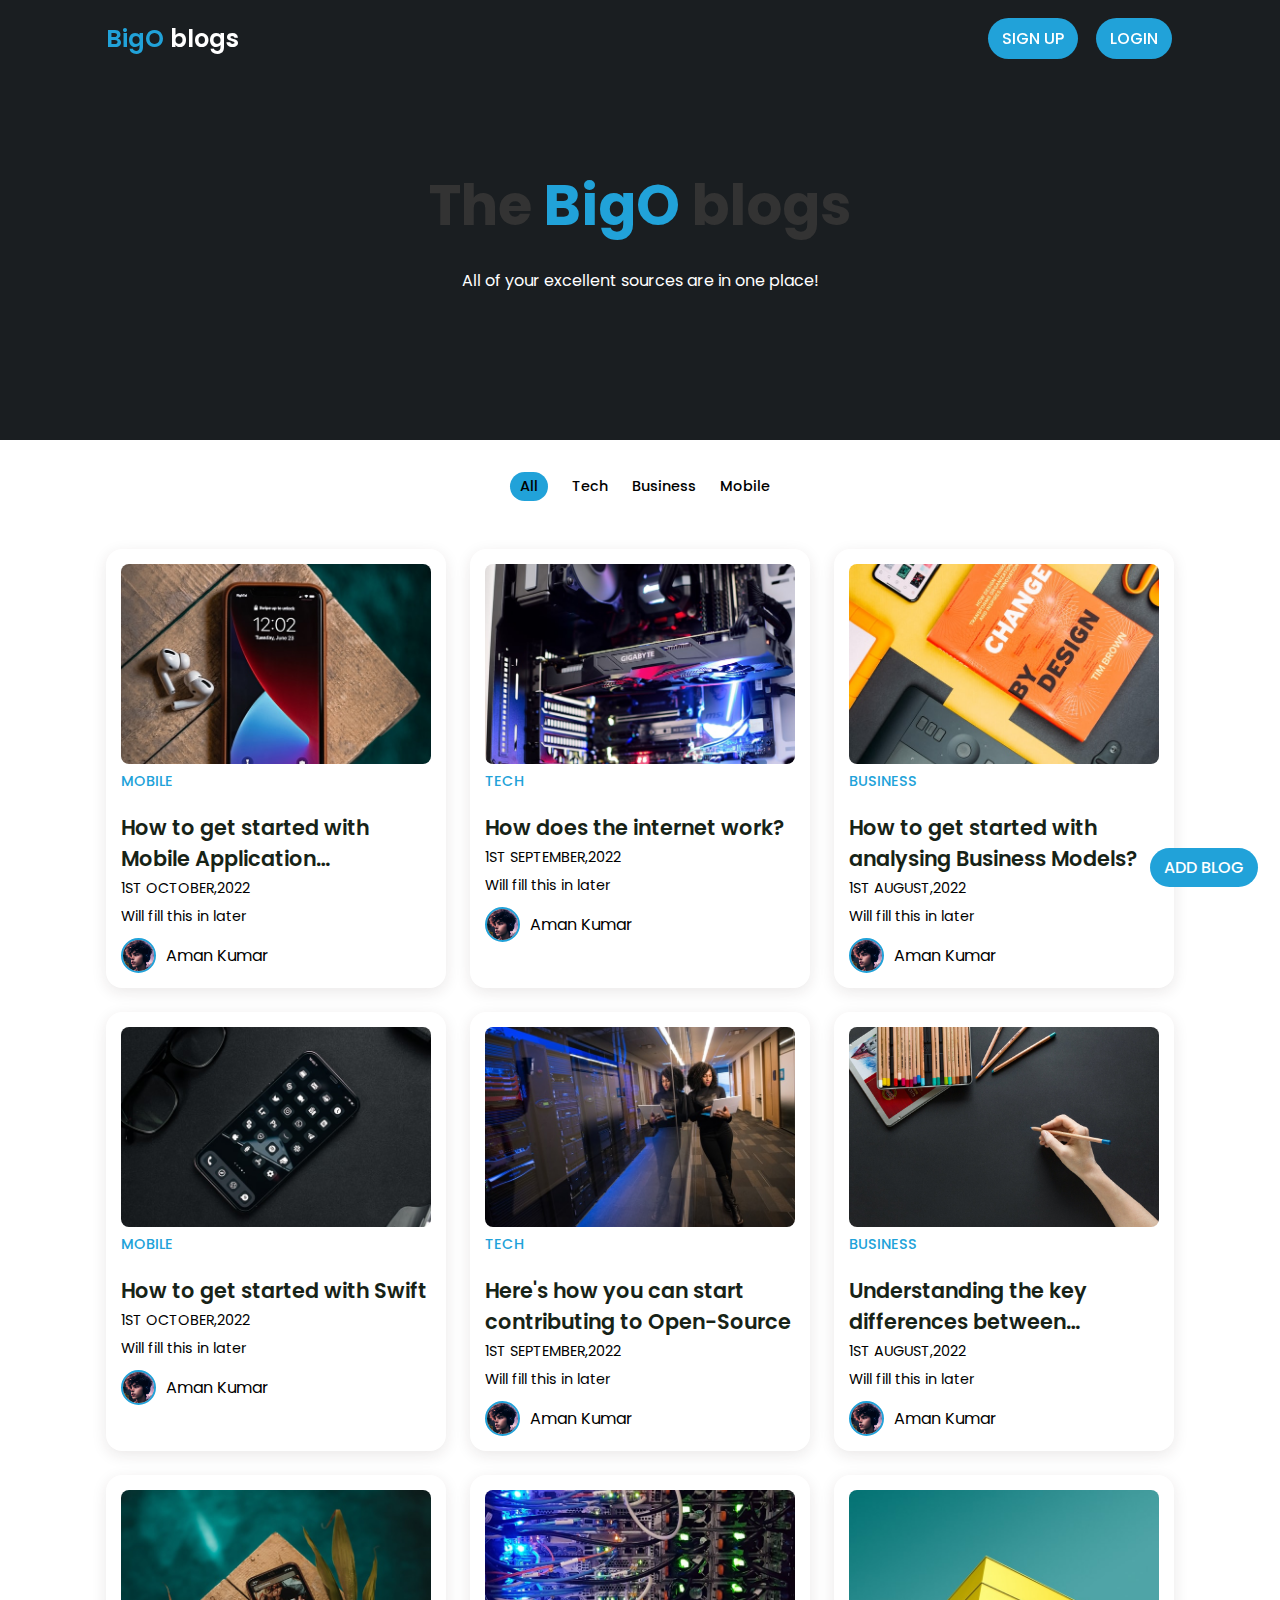
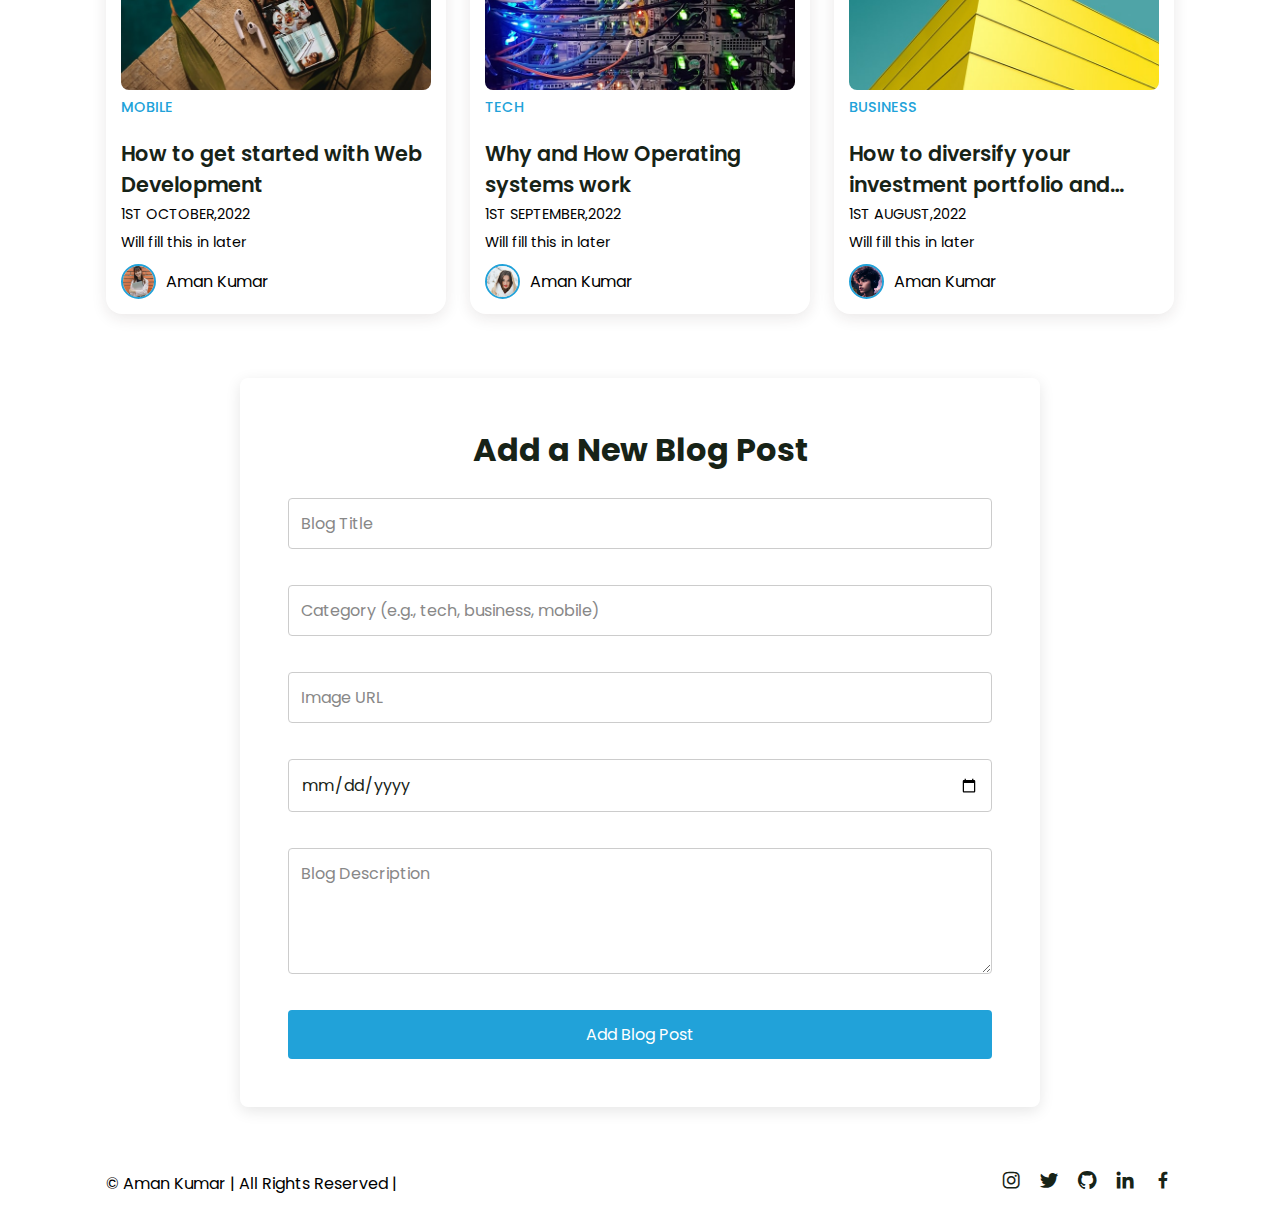
<file: Task 2/index.html>
<!DOCTYPE html>
<html lang="en">
<head>
    <meta charset="UTF-8">
    <meta http-equiv="X-UA-Compatible" content="IE=edge">
    <meta name="viewport" content="width=device-width, initial-scale=1.0">
    <title>BigO blogs</title>

    <!-- Linking Custom CSS file -->
    <link rel="stylesheet" href="style.css">

    <!-- Linking BoxIcons CSS file -->
    <link href='https://unpkg.com/boxicons@2.1.4/css/boxicons.min.css' rel='stylesheet'>
</head>
<body>
    
    <!-- HEADER SECTION BEGINS -->
    <header>
        <!-- Navigation Bar -->
        <div class="nav container">
            <!-- Logo -->
            <a href="#" class="logo"> <span>BigO</span> blogs</a>
            <!-- Login and Sign Up Button -->
            <div class="abuttons">
                <a href="#" class="signup-btn butm backg"> Sign Up</a>
            <a href="#" class="login-btn butm"> Login </a>
            </div>
        </div>
    </header>
    <!-- HEADER SECTION ENDS -->
    <div class="add-btn">
        <a href="#add-blog" class=" butm backg"> Add Blog </a>
    </div>
    <!-- HOME SECTION STARTS -->
    <section class="home" id="home">
        <div class="home-text container">
            <h2 class="home-title">The <span class="life">BigO</span> blogs</h2>
            <span class="home-subtitle">All of your excellent sources are in one place!</span>
        </div>
    </section>
    <!-- HOME SECTION ENDS -->

    <!-- Posts Filter START -->
    <div class="post-filter container">
        <span class="filter-item active-filter" data-filter='all'> All </span>
        <span class="filter-item" data-filter='tech'> Tech </span>
        <span class="filter-item" data-filter='business'> Business </span>
        <span class="filter-item" data-filter='mobile'> Mobile </span>
    </div>
    <!-- Posts Filter ENDS -->
    

    <!-- POSTS SECTION STARTS -->
    <section class="post container" id="posts-section">
        <!-- POST-1 BOX -->
        <div class="post-box mobile">
            <img src="images/post-3.jpg" class="post-image">
            <h2 class="category">Mobile</h2>
            <a href="post-page.html" class="post-title">
                How to get started with Mobile Application Development
            </a>
            <span class="post-date">1st October,2022</span>
            <p class="post-description"> Will fill this in later </p>
            <!-- profile -->
            <div class="profile">
                <img src="images/profile-1.jpeg" class="profile-img">
                <span class="profile-name"> Aman Kumar</span>
            </div>
        </div>
        <!-- POST-2 BOX -->
        <div class="post-box tech">
            <img src="images/post-5.jpg" class="post-image">
            <h2 class="category">Tech</h2>
            <a href="post-page.html" class="post-title">
                How does the internet work?
            </a>
            <span class="post-date">1st September,2022</span>
            <p class="post-description"> Will fill this in later </p>
            <!-- profile -->
            <div class="profile">
                <img src="images/profile-1.jpeg" class="profile-img">
                <span class="profile-name"> Aman Kumar</span>
            </div>
        </div>
        <!-- POST-3 BOX -->
        <div class="post-box business">
            <img src="images/post-1.jpg" class="post-image">
            <h2 class="category">Business</h2>
            <a href="post-page.html" class="post-title">
                How to get started with analysing Business Models?
            </a>
            <span class="post-date">1st August,2022</span>
            <p class="post-description"> Will fill this in later </p>
            <!-- profile -->
            <div class="profile">
                <img src="images/profile-1.jpeg" class="profile-img">
                <span class="profile-name"> Aman Kumar</span>
            </div>
        </div>
        <!-- POST-4 BOX -->
        <div class="post-box mobile">
            <img src="images/post-6.jpg" class="post-image">
            <h2 class="category">Mobile</h2>
            <a href="post-page.html" class="post-title">
                How to get started with Swift
            </a>
            <span class="post-date">1st October,2022</span>
            <p class="post-description"> Will fill this in later </p>
            <!-- profile -->
            <div class="profile">
                <img src="images/profile-1.jpeg" class="profile-img">
                <span class="profile-name"> Aman Kumar</span>
            </div>
        </div>
        <!-- POST-5 BOX -->
        <div class="post-box tech">
            <img src="images/post-2.jpg" class="post-image">
            <h2 class="category">Tech</h2>
            <a href="post-page.html" class="post-title">
                Here's how you can start contributing to Open-Source
            </a>
            <span class="post-date">1st September,2022</span>
            <p class="post-description"> Will fill this in later </p>
            <!-- profile -->
            <div class="profile">
                <img src="images/profile-1.jpeg" class="profile-img">
                <span class="profile-name"> Aman Kumar</span>
            </div>
        </div>
        <!-- POST-6 BOX -->
        <div class="post-box business">
            <img src="images/post-4.jpg" class="post-image">
            <h2 class="category">Business</h2>
            <a href="post-page.html" class="post-title">
                Understanding the key differences between Technical and Fundamental Analysis
            </a>
            <span class="post-date">1st August,2022</span>
            <p class="post-description"> Will fill this in later </p>
            <!-- profile -->
            <div class="profile">
                <img src="images/profile-1.jpeg" class="profile-img">
                <span class="profile-name"> Aman Kumar</span>
            </div>
        </div>
        <!-- POST-7 BOX -->
        <div class="post-box mobile">
            <img src="images/post-9.jpg" class="post-image">
            <h2 class="category">Mobile</h2>
            <a href="post-page.html" class="post-title">
                How to get started with Web Development
            </a>
            <span class="post-date">1st October,2022</span>
            <p class="post-description"> Will fill this in later </p>
            <!-- profile -->
            <div class="profile">
                <img src="images/profile-2.jpg" class="profile-img">
                <span class="profile-name"> Aman Kumar</span>
            </div>
        </div>
        <!-- POST-8 BOX -->
        <div class="post-box tech">
            <img src="images/post-8.jpg" class="post-image">
            <h2 class="category">Tech</h2>
            <a href="post-page.html" class="post-title">
                Why and How Operating systems work
            </a>
            <span class="post-date">1st September,2022</span>
            <p class="post-description"> Will fill this in later </p>
            <!-- profile -->
            <div class="profile">
                <img src="images/profile-3.jpg" class="profile-img">
                <span class="profile-name"> Aman Kumar</span>
            </div>
        </div>
        <!-- POST-9 BOX -->
        <div class="post-box business">
            <img src="images/post-7.jpg" class="post-image">
            <h2 class="category">Business</h2>
            <a href="post-page.html" class="post-title">
                How to diversify your investment portfolio and hedge against risks
            </a>
            <span class="post-date">1st August,2022</span>
            <p class="post-description"> Will fill this in later </p>
            <!-- profile -->
            <div class="profile">
                <img src="images/profile-1.jpeg" class="profile-img">
                <span class="profile-name"> Aman Kumar</span>
            </div>
        </div>
    </section>
    <!-- POSTS SECTION ENDS -->

    <!-- Add Blog Section START -->
    <section id="add-blog" class="add-blog container">
        <h2>Add a New Blog Post</h2>
        <form id="blog-form">
            <input type="text" id="title" placeholder="Blog Title" required>
            <input type="text" id="category" placeholder="Category (e.g., tech, business, mobile)" required>
            <input type="text" id="image" placeholder="Image URL" required>
            <input type="date" id="date" required>
            <textarea id="description" placeholder="Blog Description" rows="4" required></textarea>
            <button type="submit">Add Blog Post</button>
        </form>
    </section>
    <!-- Add Blog Section END -->

    <!-- Sign Up Modal -->
    <div id="signup-modal" class="modal">
        <div class="modal-content">
            <span class="close">&times;</span>
            <h2>Sign Up</h2>
            <form id="signup-form">
                <input type="text" id="signup-username" placeholder="Username" required>
                <input type="email" id="signup-email" placeholder="Email" required>
                <input type="password" id="signup-password" placeholder="Password" required>
                <button type="submit">Sign Up</button>
            </form>
        </div>
    </div>

    <!-- Login Modal -->
    <div id="login-modal" class="modal">
        <div class="modal-content">
            <span class="close">&times;</span>
            <h2>Login</h2>
            <form id="login-form">
                <input type="email" id="login-email" placeholder="Email" required>
                <input type="password" id="login-password" placeholder="Password" required>
                <button type="submit">Login</button>
            </form>
        </div>
    </div>

    <!-- FOOTER SECTION BEGINS -->
    <div class="footer container">
        <p> &#169; Aman Kumar | All Rights Reserved | </p>
        <div class="social">
            <a href="#">
                <i class="bx bxl-instagram"></i>
            </a>
            <a href="#">
                <i class="bx bxl-twitter"></i>
            </a>
            <a href="#">
                <i class="bx bxl-github"></i>
            </a>
            <a href="#">
                <i class="bx bxl-linkedin"></i>
            </a>
            <a href="#">
                <i class="bx bxl-facebook"></i>
            </a>
        </div>
    </div>
    <!-- FOOTER SECTION ENDS -->

    <!-- Linking JQuery Script -->
    <script src="https://code.jquery.com/jquery-3.6.1.js" integrity="sha256-3zlB5s2uwoUzrXK3BT7AX3FyvojsraNFxCc2vC/7pNI=" crossorigin="anonymous"></script>

    <!-- Linking the Custom JavaScript File -->
    <script src="script.js"></script>
</body>
</html>
</file>
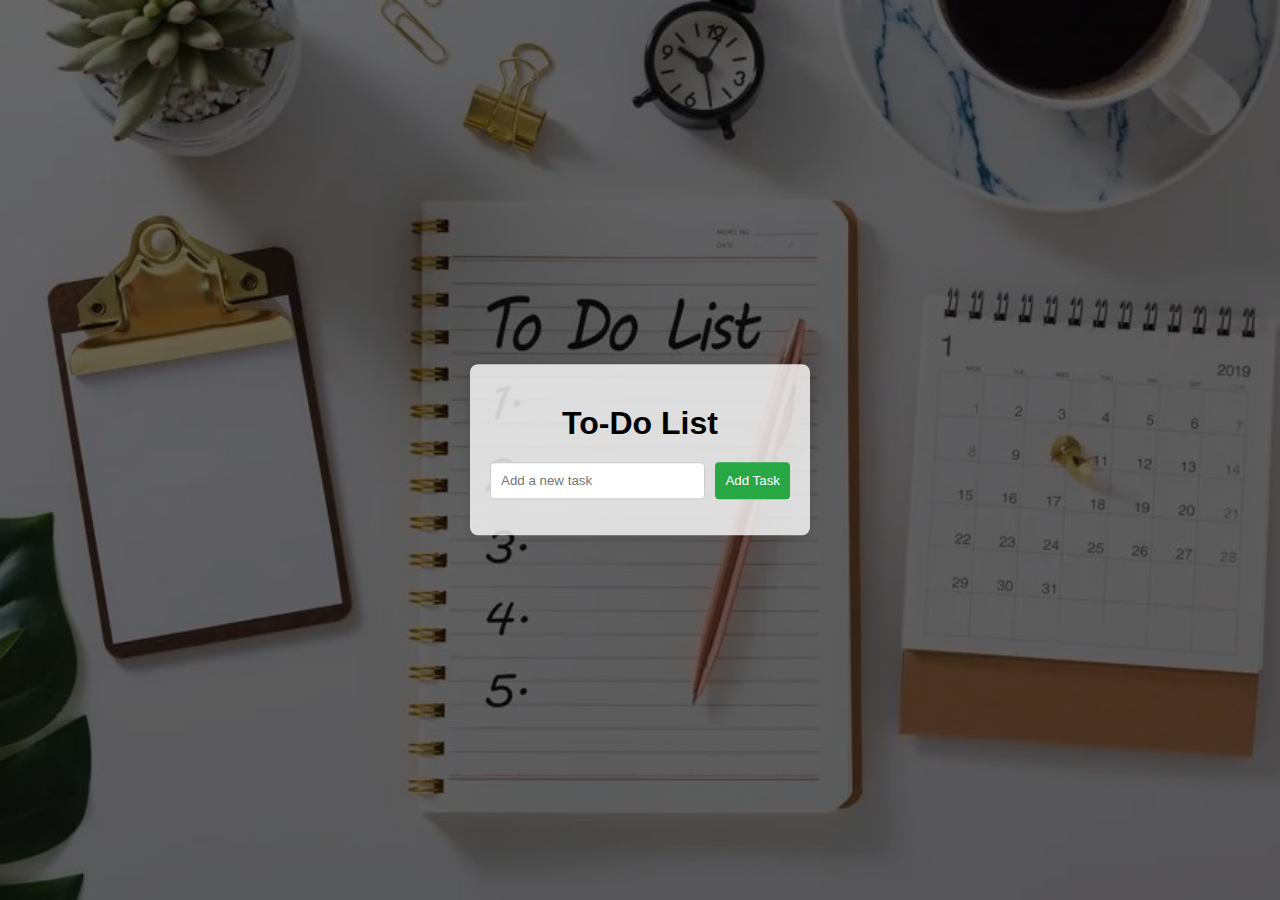
<file: Task-1_To-Do-List/index.html>
<!DOCTYPE html>
<html lang="en">
<head>
    <meta charset="UTF-8">
    <meta name="viewport" content="width=device-width, initial-scale=1.0">
    <title>To-Do List</title>
    <link rel="stylesheet" href="styles.css">
</head>
<body>
    <div class="container">
        <h1>To-Do List</h1>
        <div class="input-container">
            <input type="text" id="task-input" placeholder="Add a new task">
            <button id="add-task-btn">Add Task</button>
        </div>
        <ul id="task-list"></ul>
    </div>
    <script src="script.js"></script>
</body>
</html>
</file>
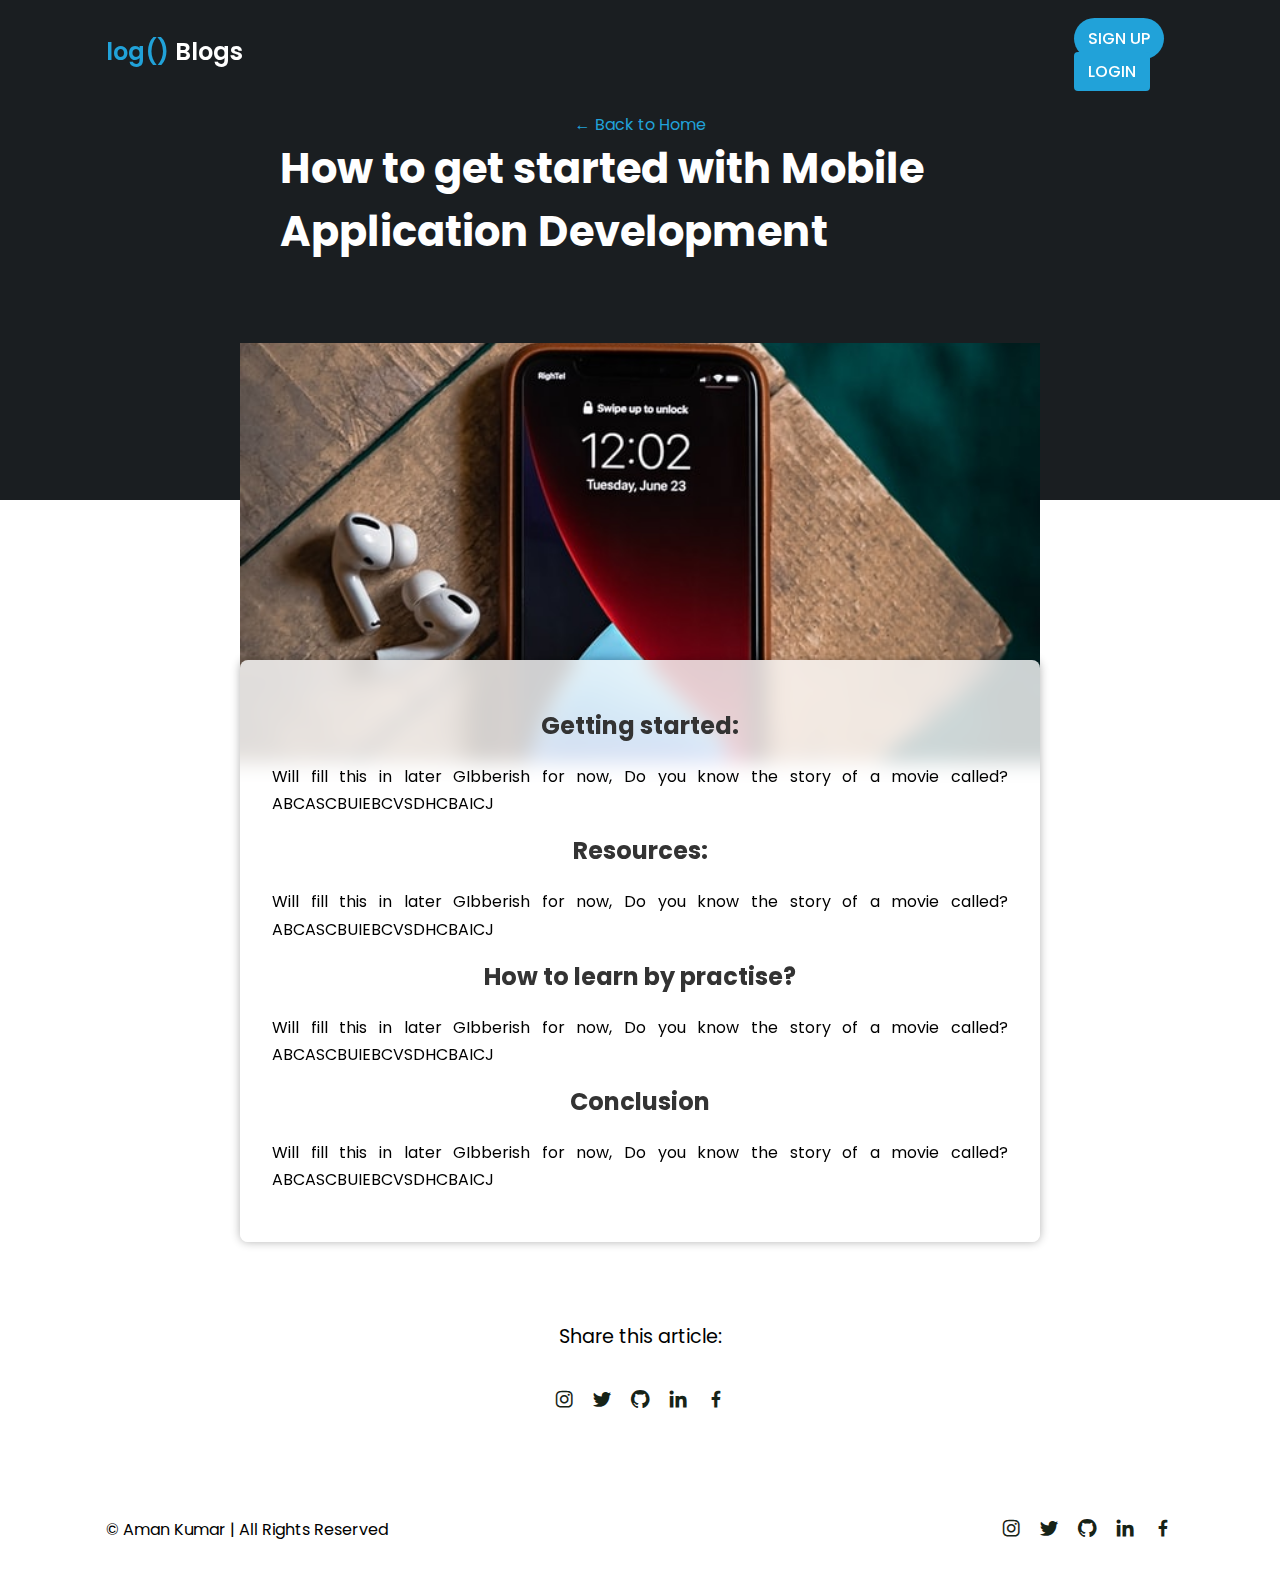
<file: Task 2/post-page.html>
<!DOCTYPE html>
<html lang="en">
<head>
    <meta charset="UTF-8">
    <meta http-equiv="X-UA-Compatible" content="IE=edge">
    <meta name="viewport" content="width=device-width, initial-scale=1.0">
    <title>Posts </title>

    <!-- Linking Custom CSS file  -->
    <link rel="stylesheet" href="style.css">

    <!-- Linking BoxIcons CSS file -->
    <link href='https://unpkg.com/boxicons@2.1.4/css/boxicons.min.css' rel='stylesheet'>
</head>
<body>
    
    <!-- HEADER SECTION BEGINS -->

    <header class="header">
        <div class="nav container">
            <!-- Logo -->
            <a href="index.html" class="logo"> <span>log()</span> Blogs</a>
            <!-- Login and Sign Up Button -->
            <div class="auth-buttons">
                <a href="#" class="signup">Sign Up</a>
                <a href="#" class="login">Login</a>
            </div>
        </div>
    </header>
    

    <!-- HEADER SECTION ENDS -->

    <!-- POST Content Starts -->

    <section class="post-header">
        <div class="header-content post-container">
            <a href="index.html" class="back-home">← Back to Home</a>
            <h1 class="header-title">How to get started with Mobile Application Development</h1>
            <img src="images/post-3.jpg" class="header-img" alt="Post Image">
        </div>
    </section>
    


    <!-- POSTS SECTION STARTS -->

    <section class="post-content post-container">
        <h2 class="sub-heading">Getting started:</h2>
        <p class="post-text"> Will fill this in later
            GIbberish for now, Do you know the story of a movie called? ABCASCBUIEBCVSDHCBAICJ </p>
        <h2 class="sub-heading"> Resources: </h2>
        <p class="post-text">  Will fill this in later
            GIbberish for now, Do you know the story of a movie called? ABCASCBUIEBCVSDHCBAICJ </p>
        <h2 class="sub-heading"> How to learn by practise?</h2>
        <p class="post-text">  Will fill this in later
            GIbberish for now, Do you know the story of a movie called? ABCASCBUIEBCVSDHCBAICJ </p>
        <h2 class="sub-heading"> Conclusion</h2>
        <p class="post-text">  Will fill this in later
            GIbberish for now, Do you know the story of a movie called? ABCASCBUIEBCVSDHCBAICJ </p>
    </section>

    <!-- POSTS SECTION ENDS -->
    
    <!-- Share Section BEGINS -->

    <section class="share post-container">
        <span class="share-title">Share this article:</span>
        <div class="social">
            <a href="#" class="social-link">
                <i class="bx bxl-instagram"></i>
            </a>
            <a href="#" class="social-link">
                <i class="bx bxl-twitter"></i>
            </a>
            <a href="#" class="social-link">
                <i class="bx bxl-github"></i>
            </a>
            <a href="#" class="social-link">
                <i class="bx bxl-linkedin"></i>
            </a>
            <a href="#" class="social-link">
                <i class="bx bxl-facebook"></i>
            </a>
        </div>
    </section>
    

    <!-- Share Section Ends -->
    <!-- FOOTER SECTION BEGINS -->

    <footer class="footer container">
        <p>&#169; Aman Kumar | All Rights Reserved</p>
        <div class="social">
            <a href="#" class="social-link">
                <i class="bx bxl-instagram"></i>
            </a>
            <a href="#" class="social-link">
                <i class="bx bxl-twitter"></i>
            </a>
            <a href="#" class="social-link">
                <i class="bx bxl-github"></i>
            </a>
            <a href="#" class="social-link">
                <i class="bx bxl-linkedin"></i>
            </a>
            <a href="#" class="social-link">
                <i class="bx bxl-facebook"></i>
            </a>
        </div>
    </footer>
    

    <!-- FOOTER SECTION ENDS -->

    <!-- Linking JQuery Script -->
    <script src="https://code.jquery.com/jquery-3.6.1.js" integrity="sha256-3zlB5s2uwoUzrXK3BT7AX3FyvojsraNFxCc2vC/7pNI=" crossorigin="anonymous"></script>

    <!-- Linking the Custom JavaScript File -->
    <script src="script.js"></script>
</body>
</html>
</file>
<file: Task 2/style.css>
/* Googel Fonts  */
@import url('https://fonts.googleapis.com/css2?family=Nunito:wght@200&family=Poppins:wght@400;500;600;700&display=swap');

* {
    font-family: 'Poppins', sans-serif;
    margin: 0;
    padding: 0;
    scroll-behavior: smooth;
    scroll-padding-top: 2rem;
    box-sizing: border-box;
}

/* Modal styles */
.modal {
    display: none;
    position: fixed;
    z-index: 1;
    left: 0;
    top: 0;
    width: 100%;
    height: 100%;
    overflow: auto;
    background-color: rgba(0, 0, 0, 0.7);
    padding-top: 60px;
}

.modal-content {
    background-color: #fff;
    margin: auto;
    padding: 20px;
    border-radius: 10px;
    width: 400px;
    box-shadow: 0 5px 15px rgba(0, 0, 0, 0.3);
    text-align: center;
}

.close {
    color: #aaa;
    float: right;
    font-size: 28px;
    font-weight: bold;
    cursor: pointer;
}

.close:hover,
.close:focus {
    color: #000;
    text-decoration: none;
}

h2 {
    margin-bottom: 20px;
    font-size: 24px;
    color: #333;
}

form {
    display: flex;
    flex-direction: column;
}

input[type="text"],
input[type="email"],
input[type="password"],
input[type="date"],
textarea {
    margin-bottom: 20px;
    padding: 10px;
    font-size: 16px;
    border: 1px solid #ccc;
    border-radius: 5px;
    width: 100%;
    box-sizing: border-box;
}

button {
    padding: 10px 20px;
    font-size: 16px;
    color: #fff;
    background-color: #007bff;
    border: none;
    border-radius: 5px;
    cursor: pointer;
    transition: background-color 0.3s ease;
}

button:hover {
    background-color: #0056b3;
}


/* Variables */
:root {
    --container-color: #1a1e21;
    --second-color: #21a2d9;
    --text-color: #172317;
    --bg-color: #fff;
}

::selection {
    color: var(--bg-color);
    background: var(--second-color);
}

a {
    text-decoration: none;
}

li {
    list-style: none;
}

img {
    width: 100%;
}

section {
    padding: 3rem 0 2rem;
}

.container {
    max-width: 1068px;
    margin: auto;
    width: 100%;

}

/* CSS for Header */

header {
    position: fixed;
    top: 0;
    left: 0;
    width: 100%;
    z-index: 200;
}

header.shadow {
    background: var(--container-color);
    transition: 0.4s;
    box-shadow: 0 1px 4px hsl(0 4% 14% /10%);
}

header.shadow .logo {
    color: var(--bg-color);
}

.nav {
    display: flex;
    align-items: center;
    justify-content: space-between;
    padding: 18px 0;
}

.life {
    color: var(--second-color);
}

.logo {
    font-size: 1.5rem;
    font-weight: 600;
    color: var(--bg-color);
}

.logo span {
    color: var(--second-color);
}

.login {
    padding: 8px 14px;
    text-transform: uppercase;
    font-weight: 500;
    border-radius: 4px;
    background: var(--second-color);
    color: var(--bg-color);
}

.login:hover {
    background: hsl(24, 98%, 58%);
    transition: 0.3s;
}

.signup {
    /* flex:1 1 200px; */
    /* flex: 0.5; */
    margin-right: 10px;
    margin-left: auto;
    display: flex;
    position: -webkit-sticky;
    padding: 8px 14px;
    text-transform: uppercase;
    font-weight: 500;
    border-radius: 100px;
    background: var(--second-color);
    color: var(--bg-color);
}

.signup:hover {
    background: hsl(24, 98%, 58%);
    transition: 0.3s;
}


.abuttons{
    display: flex;
    justify-content: center;
    align-items: center;
    gap: 1rem;
}

.add-btn {
    position: fixed;
    bottom: 20px; 
    right: 20px;  
    z-index: 1000; 
}




.butm{
    
    margin-right: 2px;
    padding: 8px 14px;
    text-transform: uppercase;
    font-weight: 500;
    border-radius: 100px;
    background: var(--second-color);
    color: var(--bg-color);
}



/* Home CSS */

.home {
    width: 100%;
    min-height: 440px;
    background: var(--container-color);
    display: grid;
    justify-content: center;
    align-items: center;
}

.home-text {
    color: var(--bg-color);
    text-align: center;
}

.home-title {
    font-size: 3.5rem;
}

.home-subtitle {
    font-size: 1rem;
    font-weight: 400;
}

/* Post Filter CSS */

.post-filter {
    display: flex;
    justify-content: center;
    align-items: center;
    column-gap: 1.5rem;
    margin-top: 2rem !important;
}

.filter-item {
    font-size: 0.9rem;
    font-weight: 500;
    cursor: pointer;
}

.active-filter {
    background: var(--second-color);
    padding: 4PX 10px;
    border-radius: 100px;
}

/* Posts CSS */

.post {
    display: grid;
    grid-template-columns: repeat(auto-fit, minmax(280px, auto));
    justify-content: center;
    gap: 1.5rem;
}

.post-box {
    background: var(--bg-color);
    padding: 15px;
    box-shadow: 0 4px 15px hsl(355deg 25% 15% / 10%);
    border-radius: 1rem;
}

.post-image {
    width: 100%;
    height: 200px;
    object-fit: cover;
    object-position: center;
    border-radius: 0.5rem;
}

.category {
    font-size: 0.9rem;
    font-weight: 500;
    text-transform: uppercase;
    color: var(--second-color);
}

.post-title {
    font-size: 1.3rem;
    font-weight: 600;
    color: var(--text-color);
    /* To make sure the title is within 2 lines only */
    display: -webkit-box;
    -webkit-line-clamp: 2;
    -webkit-box-orient: vertical;
    overflow: hidden;
}

.post-date {
    display: flex;
    font-size: 0.9rem;
    text-transform: uppercase;
    font-weight: 400;
    margin-top: 4px;
}

.post-description {
    font-size: 0.9rem;
    line-height: 1.5rem;
    margin: 5px 0 10px;
    /* To make sure the post description within 3 lines */
    display: -webkit-box;
    -webkit-line-clamp: 3;
    -webkit-box-orient: vertical;
    overflow: hidden;
}

.profile {
    display: flex;
    align-items: center;
    gap: 10px;
}

.profile-img {
    width: 35px;
    height: 35px;
    border-radius: 50%;
    object-fit: cover;
    object-position: center;
    border: 2px solid var(--second-color);
}

.profile.name {
    font-size: 0.9rem;
    font-weight: 500;
}

/* Footer CSS */

.footer {
    display: flex;
    justify-content: space-between;
    align-items: center;
    padding: 30px 0;
}

.footer p {
    font-size: 1rem;
}

.social {
    display: flex;
    align-items: center;
    column-gap: 1rem;
}

.social .bx {
    font-size: 1.4rem;
    color: var(--text-color);
}

.social.bx:hover {
    color: var(--second-color);
    transition: 0.4s all linear;
}

/* Post-page CSS */

.post-header {
    width: 100%;
    height: 500px;
    background: var(--container-color);
}

.post-container {
    max-width: 800px;
    margin: auto;
    width: 100%;
}

.header-content {
    display: flex;
    flex-direction: column;
    align-items: center;
    margin-top: 4rem !important;
}

.back-home {
    color: var(--second-color);
    font-size: 1rem;
}

.header-title {
    width: 90%;
    font-size: 2.6rem;
    color: var(--bg-color);
    margin-bottom: 1rem;
}

.header-img {
    width: 100%;
    height: 420px;
    object-fit: contain;
    object-position: center;
}

.post-content {
    margin-top: 10rem !important;
}

.sub-heading {
    text-align: center;
    font-size: 1.2rem;
}

.post-text {
    font-size: 1rem;
    line-height: 1.7rem;
    margin: 1rem 0;
    text-align: justify;
}

.share {
    display: flex;
    flex-direction: column;
    align-items: center;
    row-gap: 1rem;
}

.share-title {
    font-size: 1.4rem;

}


/* //position a button page to left of the navbar? */

.header-img {
    width: 100%;
    height: 420px;
    object-fit: cover;
    object-position: center;
    margin-top: 4rem !important;
    margin-bottom: 1rem !important;

}


/* Post Content Section */
.post-content {
    background-color: rgba(255, 255, 255, 0.8);
    backdrop-filter: blur(10px);
    padding: 2rem;
    margin: 2rem auto;
    max-width: 800px;
    border-radius: 8px;
    box-shadow: 0 0 10px rgba(0, 0, 0, 0.3);


    /* Ensure content is above the blurred background */
}

.sub-heading {
    font-size: 1.5rem;
    margin-top: 1rem;
}

.post-text {
    font-size: 1rem;
    margin: 0.5rem 0 1rem;
}

/* Share Section */
.share {
    text-align: center;
    margin: 2rem auto;
}

.share-title {
    font-size: 1.2rem;
    margin-bottom: 1rem;
}

.social {
    display: flex;
    justify-content: center;
    gap: 1rem;
}

.social-link {
    color: #333;
    font-size: 1.5rem;
    text-decoration: none;
}





/* Add Blog Section Styles */
.add-blog {
    padding: 3rem ;
    background: var(--bg-color);
    box-shadow: 0 4px 15px rgba(0, 0, 0, 0.1);
    border-radius: 0.5rem;
    margin: 2rem auto;
    max-width: 800px;
}

.add-blog h2 {
    font-size: 2rem;
    margin-bottom: 1.5rem;
    color: var(--text-color);
    text-align: center;
}

#blog-form {
    display: flex;
    flex-direction: column;
    gap: 1rem;
}

#blog-form input,
#blog-form textarea {
    padding: 0.75rem;
    border: 1px solid #ccc;
    border-radius: 0.25rem;
    font-size: 1rem;
    background: var(--bg-color);
    color: var(--text-color);
}

#blog-form input::placeholder,
#blog-form textarea::placeholder {
    color: #888;
}

#blog-form input:focus,
#blog-form textarea:focus {
    border-color: var(--second-color);
    outline: none;
    box-shadow: 0 0 5px rgba(255, 159, 77, 0.2);
}

#blog-form button {
    padding: 0.75rem;
    border: none;
    border-radius: 0.25rem;
    background: var(--second-color);
    color: var(--bg-color);
    font-size: 1rem;
    cursor: pointer;
    transition: background 0.3s;
}

#blog-form button:hover {
    background: hsl(24, 98%, 58%);
}

#blog-form textarea {
    resize: vertical;
    max-height: 200px;
}


/* Website Responsiveness */


@media (max-width:1060px) {
    .container {
        margin: 0 auto;
        width: 95%;
    }
}
</file>
<file: Task-1_To-Do-List/styles.css>
body {
    font-family: Arial, sans-serif;
    background: url('background.webp') no-repeat center center fixed; 
    background-size: cover;
    position: relative;
    height: 100vh;
    margin: 0;
}

body::before {
    content: "";
    position: absolute;
    top: 0;
    left: 0;
    right: 0;
    bottom: 0;
    background: rgba(0, 0, 0, 0.6); /* Black overlay with low opacity */
    z-index: 0;
}

.container {
    position: relative;
    max-width: 400px;
    margin: 0 auto;
    top: 50%;
    transform: translateY(-50%);
    text-align: center;
    z-index: 1;
    background-color: rgba(255, 255, 255, 0.8);
    padding: 20px;
    border-radius: 8px;
    box-shadow: 0 0 10px rgba(0, 0, 0, 0.1);
    width: 300px;
}

h1 {
    text-align: center;
    margin-bottom: 20px;
}

.input-container {
    display: flex;
    justify-content: space-between;
}

input[type="text"] {
    flex: 1;
    padding: 10px;
    border: 1px solid #ccc;
    border-radius: 4px;
    margin-right: 10px;
}

button {
    padding: 10px;
    border: none;
    background-color: #28a745;
    color: #fff;
    border-radius: 4px;
    cursor: pointer;
}

button:hover {
    background-color: #218838;
}

ul {
    list-style-type: none;
    padding: 0;
}

li {
    padding: 10px;
    background-color: rgba(249, 249, 249, 0.9);
    border: 1px solid #ddd;
    border-radius: 4px;
    display: flex;
    justify-content: space-between;
    align-items: center;
    margin-top: 10px;
}

li button {
    border: none;
    color: #fff;
    padding: 5px 10px;
    border-radius: 4px;
    cursor: pointer;
}

li button.edit {
    background-color: #007bff;
}

li button.edit:hover {
    background-color: #0056b3;
}

li button.delete {
    background-color: #dc3545;
}

li button.delete:hover {
    background-color: #c82333;
}
</file>
